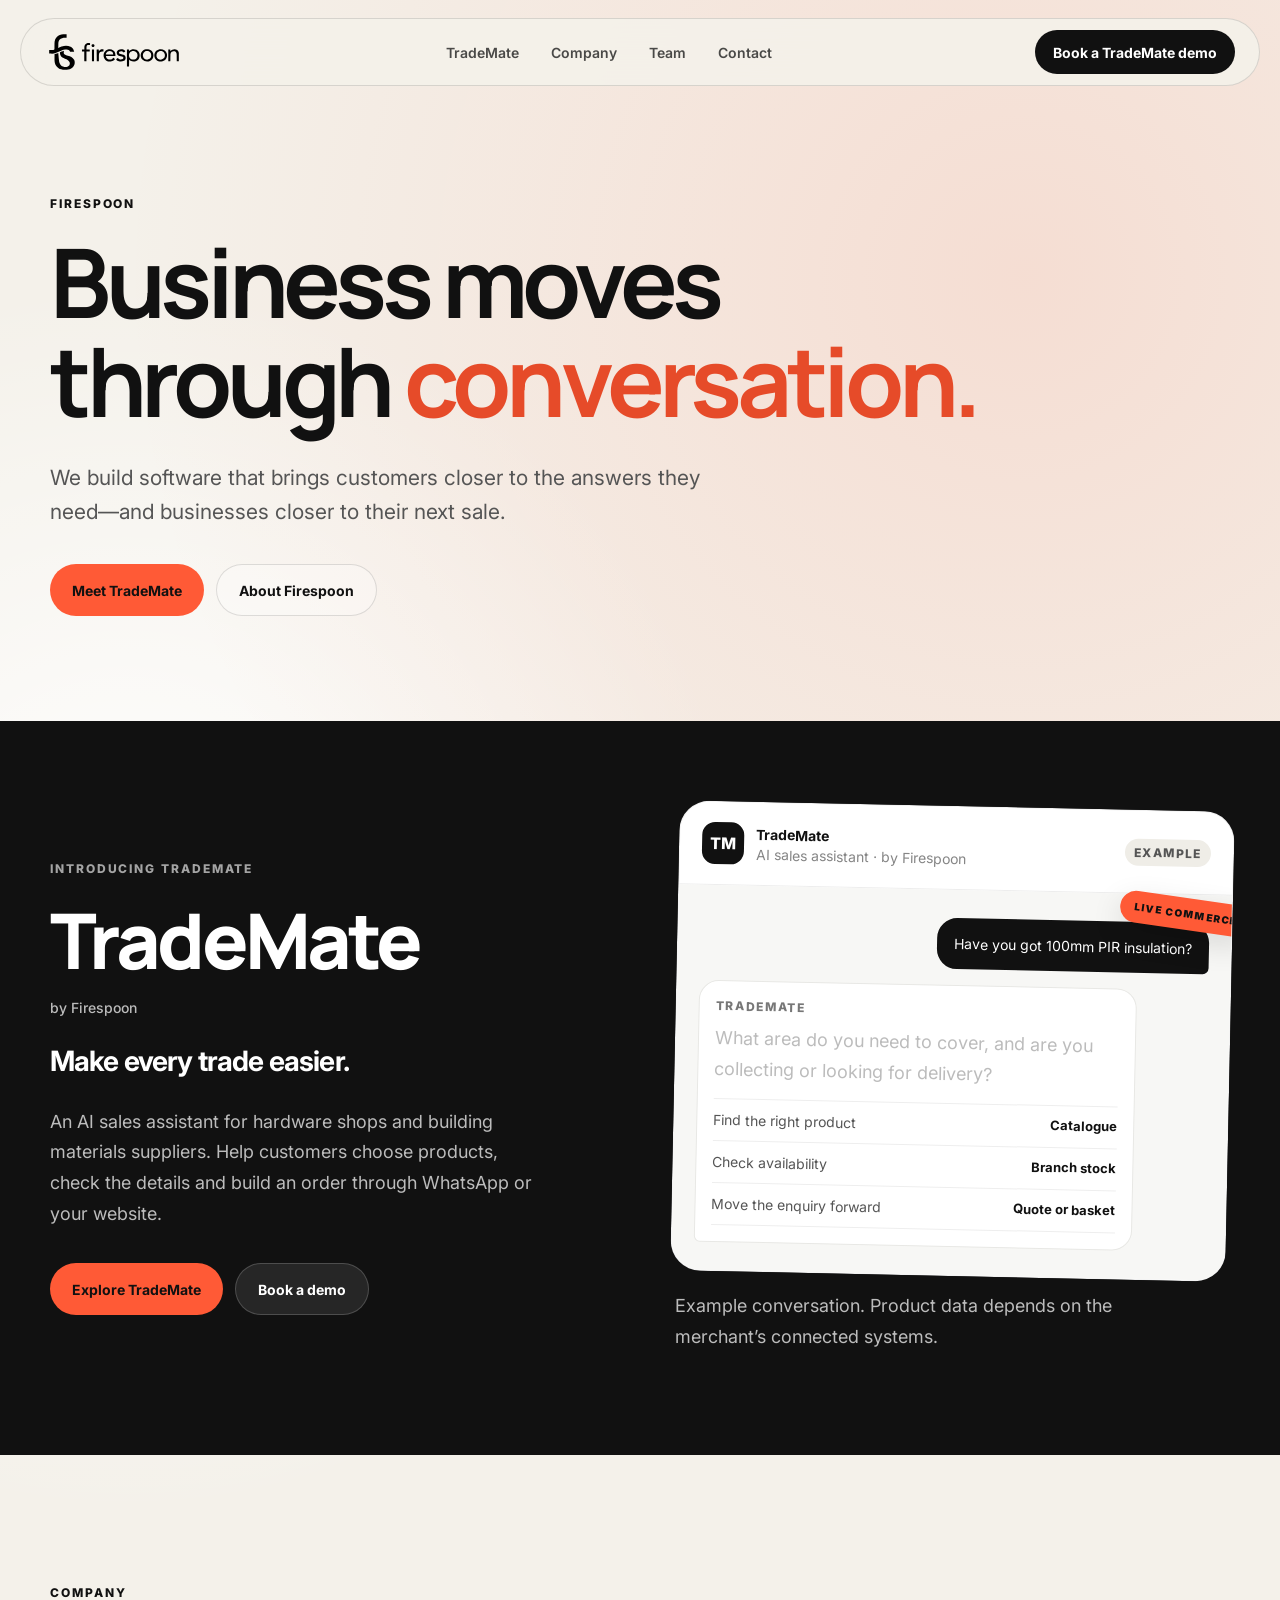
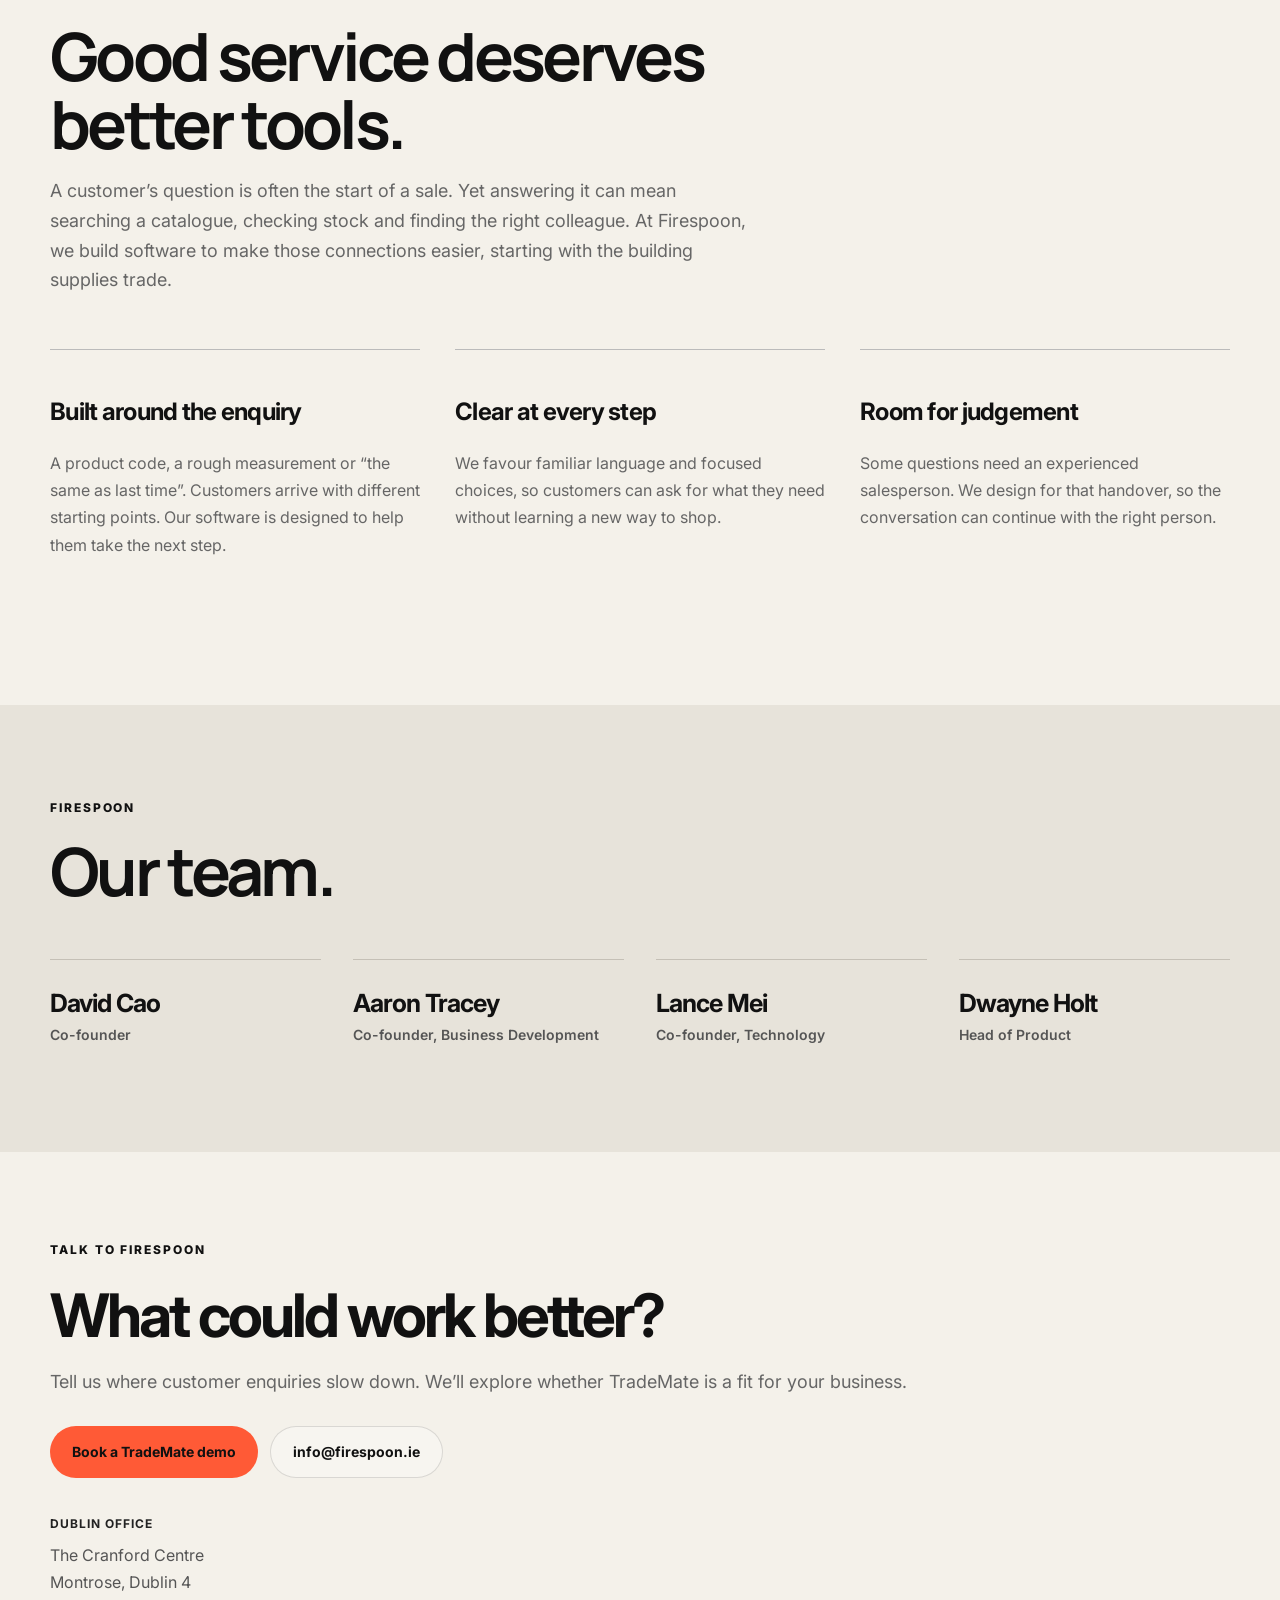
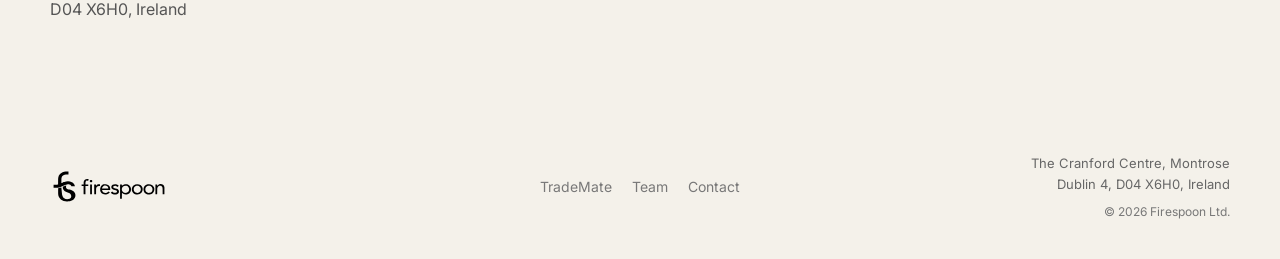
<file: index.html>
<!doctype html><html lang="en"><head><meta charset="utf-8"><meta name="viewport" content="width=device-width,initial-scale=1"><title>Firespoon — Software for better business conversations</title><meta name="description" content="Firespoon builds software that helps businesses turn customer enquiries into orders. Discover TradeMate, our AI sales assistant for building materials suppliers."><link rel="icon" href="/firespoon-logo.svg" type="image/svg+xml"><link rel="preconnect" href="https://fonts.googleapis.com"><link rel="preconnect" href="https://fonts.gstatic.com" crossorigin><link href="https://fonts.googleapis.com/css2?family=Inter:wght@400;500;600;700;800&family=Manrope:wght@600;700;800&display=swap" rel="stylesheet"><link rel="stylesheet" href="/styles.css"></head><body><a class="skip-link" href="#top">Skip to content</a><header class="site-header"><a class="brand" href="/" aria-label="Firespoon home"><img src="/firespoon-wordmark.svg" alt="Firespoon" width="138" height="43"></a><nav class="nav" aria-label="Primary navigation"><a href="/trademate/">TradeMate</a><a href="/#company">Company</a><a href="/#team">Team</a><a href="/#contact">Contact</a></nav><div class="header-actions"><button class="btn btn-dark btn-small js-open-demo-modal" type="button">Book a TradeMate demo</button><button class="menu-toggle" id="menu-toggle" type="button" aria-label="Toggle navigation" aria-expanded="false" aria-controls="mobile-menu"><span></span><span></span><span></span></button></div><div id="mobile-menu" class="mobile-menu" aria-hidden="true"><nav class="mobile-nav" aria-label="Mobile navigation"><a href="/trademate/" class="mobile-nav-link">TradeMate</a><a href="/#company" class="mobile-nav-link">Company</a><a href="/#team" class="mobile-nav-link">Team</a><a href="/#contact" class="mobile-nav-link">Contact</a><button class="btn btn-accent js-open-demo-modal" type="button">Book a TradeMate demo</button></nav></div></header><main id="top"><section class="company-hero shell"><div class="eyebrow">Firespoon</div><h1>Business moves<br>through <em>conversation.</em></h1><p>We build software that brings customers closer to the answers they need—and businesses closer to their next sale.</p><div class="hero-actions"><a class="btn btn-accent" href="/trademate/">Meet TradeMate</a><a class="btn btn-ghost" href="#company">About Firespoon</a></div></section><section class="product-intro" id="products"><div class="shell product-intro-grid"><div><div class="eyebrow light">Introducing TradeMate</div><h2 class="product-name">TradeMate</h2><div class="product-byline">by Firespoon</div><h3>Make every trade easier.</h3><p>An AI sales assistant for hardware shops and building materials suppliers. Help customers choose products, check the details and build an order through WhatsApp or your website.</p><div class="hero-actions"><a class="btn btn-accent" href="/trademate/">Explore TradeMate</a><button class="btn btn-light js-open-demo-modal" type="button">Book a demo</button></div></div><div><div class="conversation-card"><div class="conversation-topbar"><div class="conversation-identity"><div class="avatar" style="color:white;font-weight:800">TM</div><div><strong>TradeMate</strong><span>AI sales assistant · by Firespoon</span></div></div><span class="live-badge">EXAMPLE</span></div><div class="chat-window"><div class="bubble customer">Have you got 100mm PIR insulation?</div><div class="bubble ai"><div class="ai-label">TradeMate</div><p>What area do you need to cover, and are you collecting or looking for delivery?</p><div class="mini-cart"><div><span>Find the right product</span><strong>Catalogue</strong></div><div><span>Check availability</span><strong>Branch stock</strong></div><div><span>Move the enquiry forward</span><strong>Quote or basket</strong></div></div></div></div></div><p class="scene-caption">Example conversation. Product data depends on the merchant’s connected systems.</p></div></div></section><section class="section shell" id="company"><div class="section-heading narrow"><div class="eyebrow">Company</div><h2>Good service deserves<br>better tools.</h2><p>A customer’s question is often the start of a sale. Yet answering it can mean searching a catalogue, checking stock and finding the right colleague. At Firespoon, we build software to make those connections easier, starting with the building supplies trade.</p></div><div class="principles"><article><h3>Built around the enquiry</h3><p>A product code, a rough measurement or “the same as last time”. Customers arrive with different starting points. Our software is designed to help them take the next step.</p></article><article><h3>Clear at every step</h3><p>We favour familiar language and focused choices, so customers can ask for what they need without learning a new way to shop.</p></article><article><h3>Room for judgement</h3><p>Some questions need an experienced salesperson. We design for that handover, so the conversation can continue with the right person.</p></article></div></section><section class="team-section" id="team"><div class="shell"><div class="section-heading narrow"><div class="eyebrow">Firespoon</div><h2>Our team.</h2></div><div class="team-grid"><article class="team-card"><h3>David Cao</h3><div class="team-role">Co-founder</div></article><article class="team-card"><h3>Aaron Tracey</h3><div class="team-role">Co-founder, Business Development</div></article><article class="team-card"><h3>Lance Mei</h3><div class="team-role">Co-founder, Technology</div></article><article class="team-card"><h3>Dwayne Holt</h3><div class="team-role">Head of Product</div></article></div></div></section><section class="company-contact shell" id="contact"><div class="eyebrow">Talk to Firespoon</div><h2>What could work better?</h2><p>Tell us where customer enquiries slow down. We’ll explore whether TradeMate is a fit for your business.</p><div class="hero-actions"><button class="btn btn-accent js-open-demo-modal" type="button">Book a TradeMate demo</button><a class="btn btn-ghost" href="mailto:info@firespoon.ie">info@firespoon.ie</a></div><address class="office-address"><span class="office-label">Dublin office</span>The Cranford Centre<br>Montrose, Dublin 4<br>D04 X6H0, Ireland</address></section></main><footer class="footer shell"><a class="footer-brand" href="/" aria-label="Firespoon home"><img src="/firespoon-wordmark.svg" alt="Firespoon" width="118" height="37"></a><nav class="footer-nav" aria-label="Footer navigation"><a href="/trademate/">TradeMate</a><a href="/#team">Team</a><a href="mailto:info@firespoon.ie">Contact</a></nav><div class="footer-details"><address>The Cranford Centre, Montrose<br>Dublin 4, D04 X6H0, Ireland</address><p>© <span id="year"></span> Firespoon Ltd.</p></div></footer><dialog class="dialog-native" id="demo-modal" aria-labelledby="modal-title"><div class="modal-content"><button class="modal-close-btn" type="button" aria-label="Close booking form">×</button><div id="form-view"><h2 id="modal-title">See TradeMate at work.</h2><p>Tell us a little about your business. We’ll arrange a free, 15-minute demo.</p><form id="demo-form"><div class="form-group"><label for="name">Full name</label><input id="name" name="name" autocomplete="name" required maxlength="120"></div><div class="form-group"><label for="email">Work email</label><input id="email" name="email" type="email" autocomplete="email" required maxlength="254"></div><div class="form-group"><label for="phone">Phone number</label><input id="phone" name="phone" type="tel" autocomplete="tel" required maxlength="40"></div><div class="form-group"><label for="company-input">Business name</label><input id="company-input" name="company" autocomplete="organization" required maxlength="200"></div><button class="modal-submit-btn" id="submit-btn" type="submit">Request a TradeMate demo</button><p id="form-status" role="status"></p><p class="privacy-note">Your details will be sent to Firespoon to arrange your demo. Prefer email? <a href="mailto:info@firespoon.ie">info@firespoon.ie</a></p></form></div><div id="success-view" hidden><h2>Thank you.</h2><p>We’ve received your request. The Firespoon team will contact you to arrange a TradeMate demo.</p><button class="btn btn-dark" id="modal-done-btn" type="button">Done</button></div></div></dialog><script src="/site.js" defer></script></body></html>
</file>
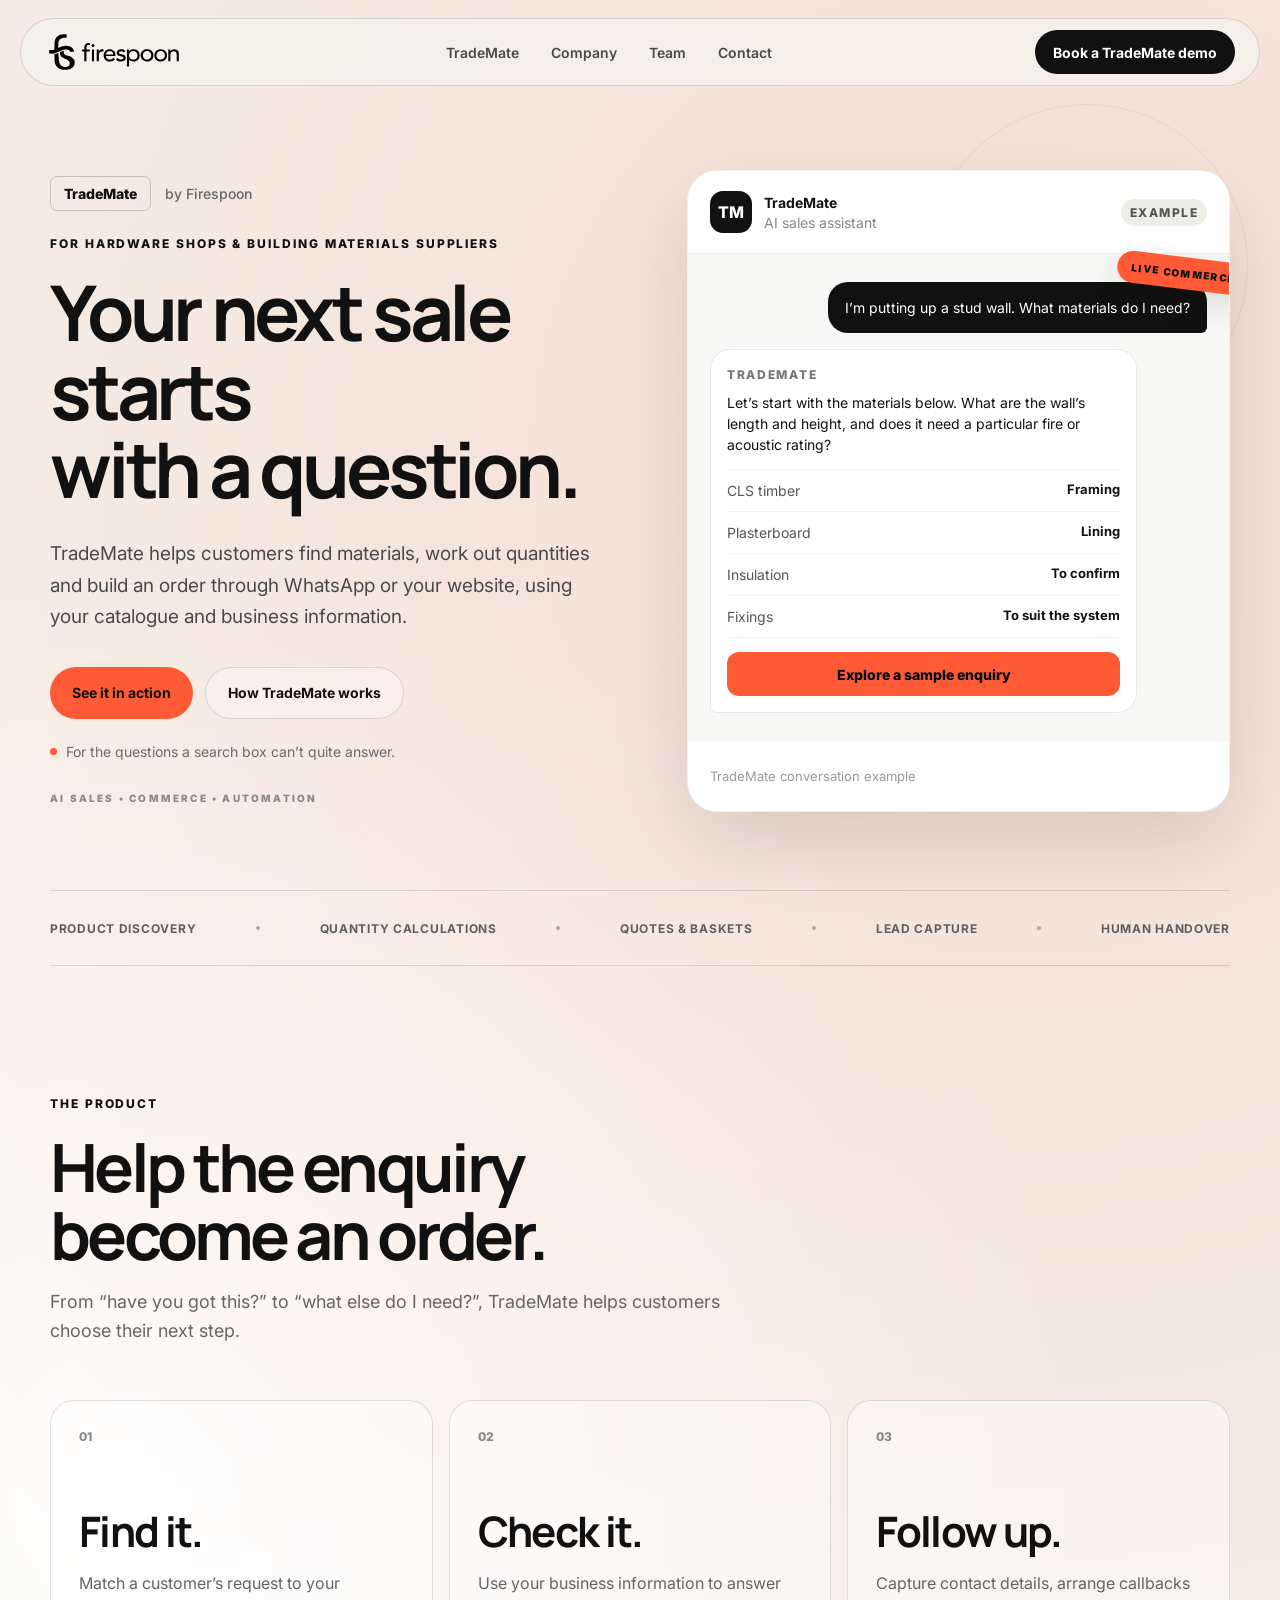
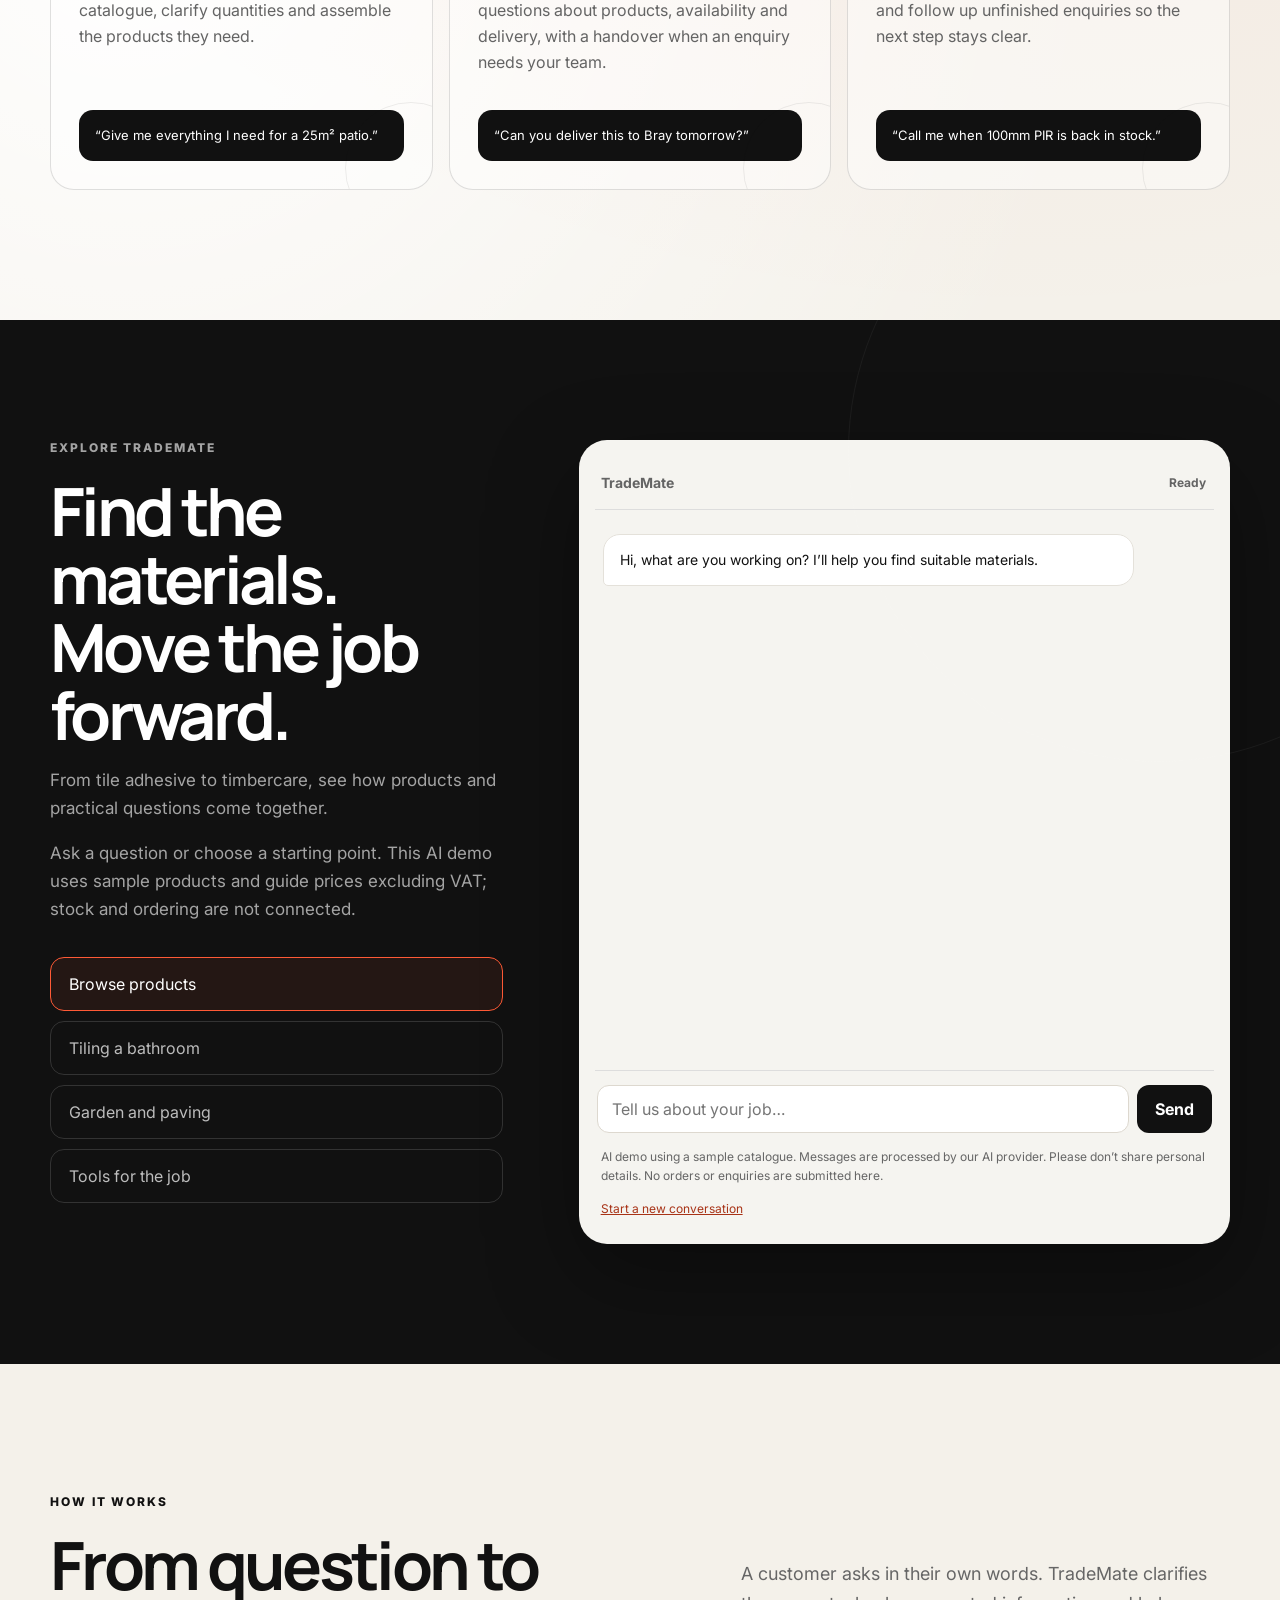
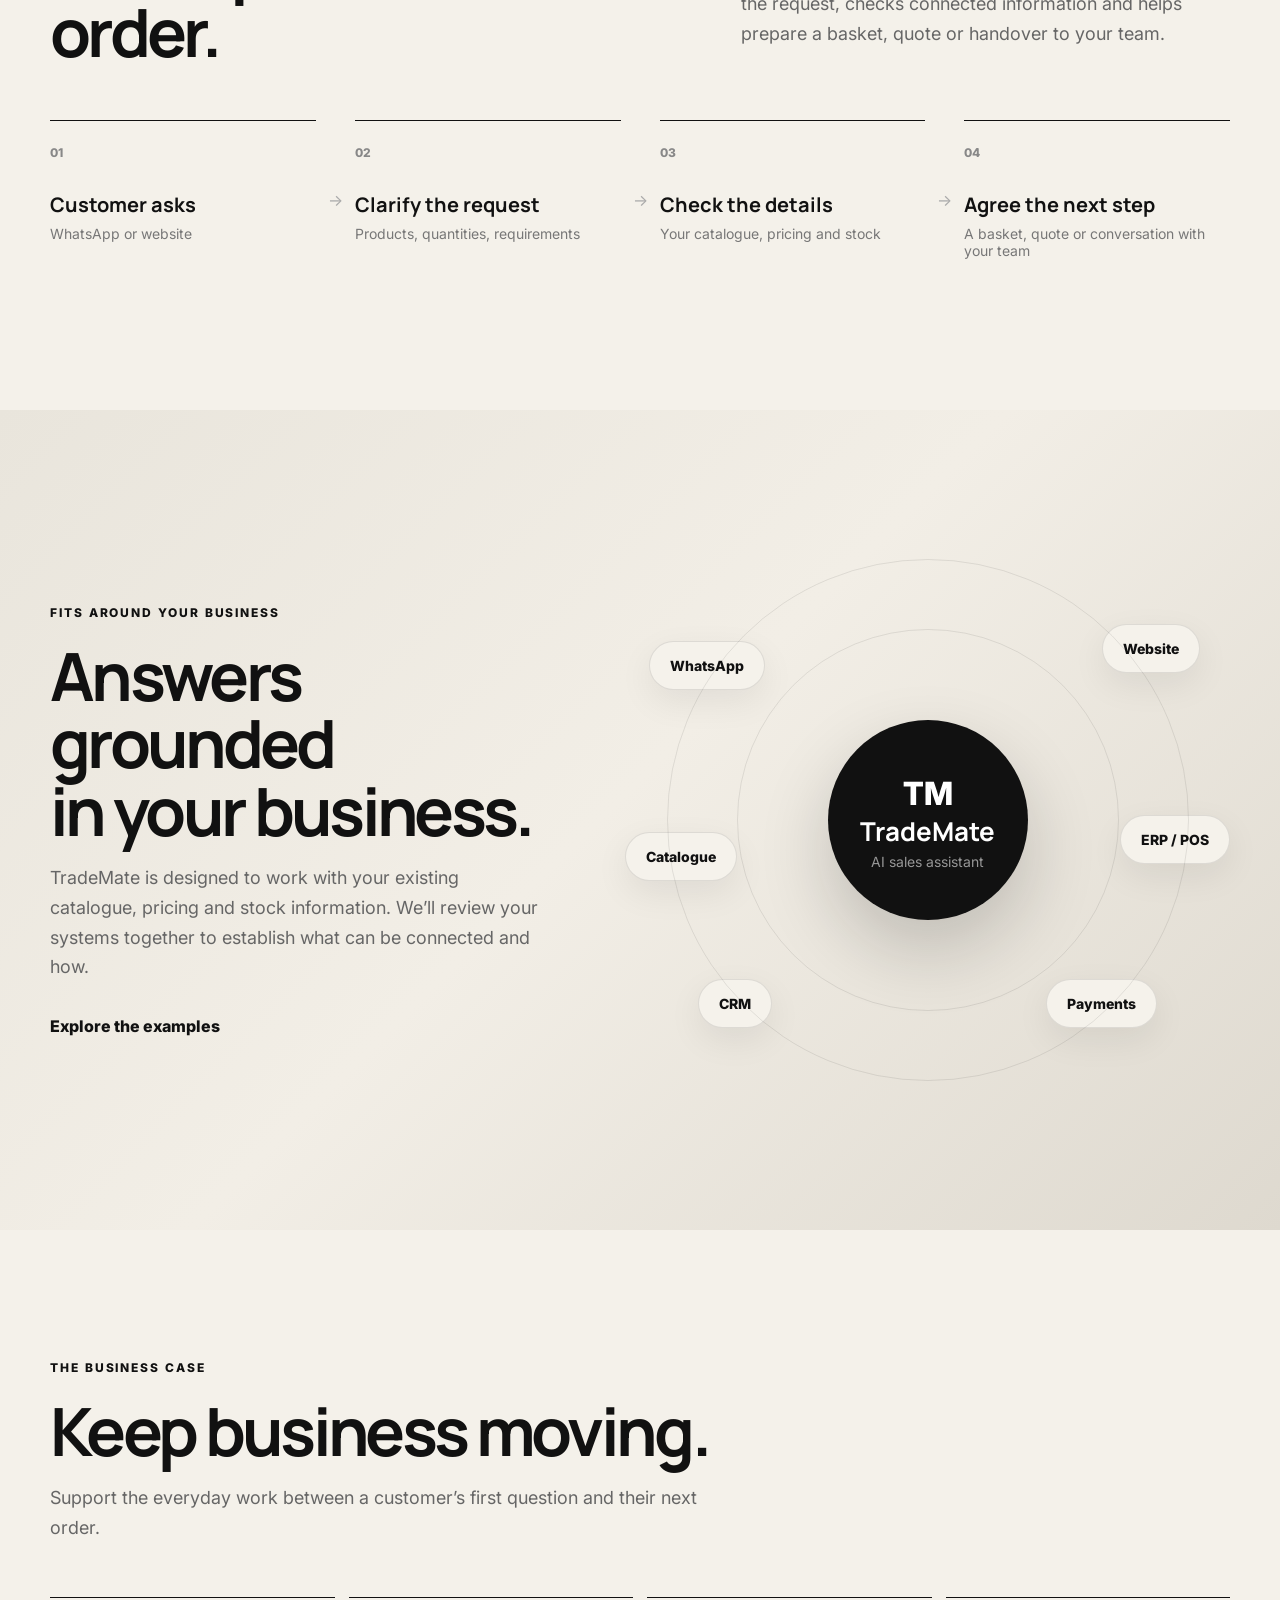
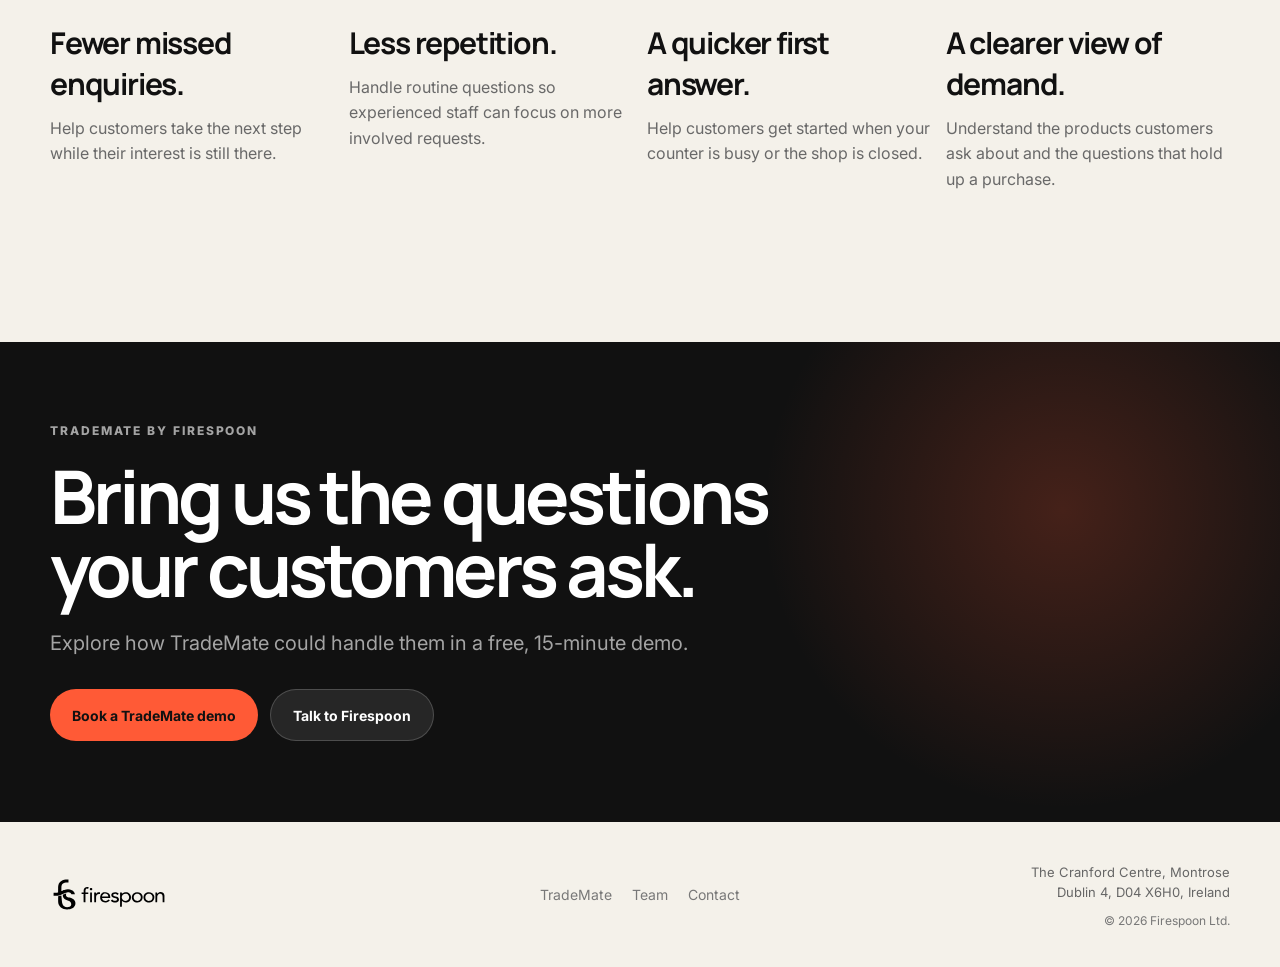
<file: trademate/index.html>
<!doctype html><html lang="en"><head><meta charset="utf-8"><meta name="viewport" content="width=device-width,initial-scale=1"><title>TradeMate by Firespoon — Make every trade easier</title><meta name="description" content="TradeMate is Firespoon’s AI sales assistant for hardware shops and building materials suppliers. Explore product discovery, enquiries and assisted ordering."><link rel="icon" href="/firespoon-logo.svg" type="image/svg+xml"><link rel="preconnect" href="https://fonts.googleapis.com"><link rel="preconnect" href="https://fonts.gstatic.com" crossorigin><link href="https://fonts.googleapis.com/css2?family=Inter:wght@400;500;600;700;800&family=Manrope:wght@600;700;800&display=swap" rel="stylesheet"><link rel="stylesheet" href="/styles.css"></head><body><a class="skip-link" href="#top">Skip to content</a><header class="site-header"><a class="brand" href="/" aria-label="Firespoon home"><img src="/firespoon-wordmark.svg" alt="Firespoon" width="138" height="43"></a><nav class="nav" aria-label="Primary navigation"><a href="/trademate/">TradeMate</a><a href="/#company">Company</a><a href="/#team">Team</a><a href="/#contact">Contact</a></nav><div class="header-actions"><button class="btn btn-dark btn-small js-open-demo-modal" type="button">Book a TradeMate demo</button><button class="menu-toggle" id="menu-toggle" type="button" aria-label="Toggle navigation" aria-expanded="false" aria-controls="mobile-menu"><span></span><span></span><span></span></button></div><div id="mobile-menu" class="mobile-menu" aria-hidden="true"><nav class="mobile-nav" aria-label="Mobile navigation"><a href="/trademate/" class="mobile-nav-link">TradeMate</a><a href="/#company" class="mobile-nav-link">Company</a><a href="/#team" class="mobile-nav-link">Team</a><a href="/#contact" class="mobile-nav-link">Contact</a><button class="btn btn-accent js-open-demo-modal" type="button">Book a TradeMate demo</button></nav></div></header><main id="top">
    <section class="hero shell product-hero">
      <div class="hero-copy reveal">
        <div class="product-nav"><span class="product-tag">TradeMate</span><a class="product-byline" href="/">by Firespoon</a></div><div class="eyebrow">For hardware shops &amp; building materials suppliers</div>
        <h1>Your next sale starts<br>with a question.</h1>
        <p class="hero-lede">TradeMate helps customers find materials, work out quantities and build an order through WhatsApp or your website, using your catalogue and business information.</p>
        <div class="hero-actions">
          <a class="btn btn-accent" href="#demo">See it in action</a>
          <a class="btn btn-ghost" href="#how">How TradeMate works</a>
        </div>
        <div class="hero-note"><span class="dot"></span> For the questions a search box can’t quite answer.</div>
      </div>

      <div class="conversation-card reveal reveal-delay" aria-label="TradeMate product conversation example">
        <div class="conversation-topbar">
          <div class="conversation-identity">
            <div class="avatar" style="color:white;font-weight:800">TM</div>
            <div><strong>TradeMate</strong><span>AI sales assistant</span></div>
          </div>
          <span class="live-badge">EXAMPLE</span>
        </div>
        <div class="chat-window">
          <div class="bubble customer">I’m putting up a stud wall. What materials do I need?</div>
          <div class="bubble ai">
            <div class="ai-label">TradeMate</div>
            <p>Let’s start with the materials below. What are the wall’s length and height, and does it need a particular fire or acoustic rating?</p>
            <div class="mini-cart">
              <div><span>CLS timber</span><strong>Framing</strong></div>
              <div><span>Plasterboard</span><strong>Lining</strong></div>
              <div><span>Insulation</span><strong>To confirm</strong></div>
              <div><span>Fixings</span><strong>To suit the system</strong></div>
            </div>
            <button class="mini-button" data-scroll-demo type="button">Explore a sample enquiry</button>
          </div>
        </div>
        <div class="chat-input"><span>TradeMate conversation example</span></div>
      </div>
    </section>

    <section class="trust-strip shell" aria-label="TradeMate capabilities">
      <span>Product discovery</span><i></i><span>Quantity calculations</span><i></i><span>Quotes & baskets</span><i></i><span>Lead capture</span><i></i><span>Human handover</span>
    </section>

    <section class="section shell" id="product">
      <div class="section-heading narrow reveal">
        <div class="eyebrow">The product</div>
        <h2>Help the enquiry<br>become an order.</h2>
        <p>From “have you got this?” to “what else do I need?”, TradeMate helps customers choose their next step.</p>
      </div>
      <div class="feature-grid">
        <article class="feature-card reveal">
          <span class="feature-num">01</span>
          <h3>Find it.</h3>
          <p>Match a customer’s request to your catalogue, clarify quantities and assemble the products they need.</p>
          <div class="feature-example">“Give me everything I need for a 25m² patio.”</div>
        </article>
        <article class="feature-card reveal reveal-delay">
          <span class="feature-num">02</span>
          <h3>Check it.</h3>
          <p>Use your business information to answer questions about products, availability and delivery, with a handover when an enquiry needs your team.</p>
          <div class="feature-example">“Can you deliver this to Bray tomorrow?”</div>
        </article>
        <article class="feature-card reveal reveal-delay-2">
          <span class="feature-num">03</span>
          <h3>Follow up.</h3>
          <p>Capture contact details, arrange callbacks and follow up unfinished enquiries so the next step stays clear.</p>
          <div class="feature-example">“Call me when 100mm PIR is back in stock.”</div>
        </article>
      </div>
    </section>

    <section class="demo-section" id="demo">
      <div class="shell demo-shell">
        <div class="demo-copy reveal">
          <div class="eyebrow light">Explore TradeMate</div>
          <h2>Find the materials.<br>Move the job forward.</h2>
          <p>From tile adhesive to timbercare, see how products and practical questions come together.</p>
          <p class="demo-note" id="chat-description">Browse a sample catalogue from our trade-counter assistant. Prices are illustrative, excluding VAT; stock and ordering are not connected.</p>
          <div class="prompt-list" role="group" aria-label="Browse sample products">
            <button class="prompt active" data-topic="all" type="button" aria-pressed="true">Browse products</button>
            <button class="prompt" data-topic="tiling" type="button" aria-pressed="false">Tiling a bathroom</button>
            <button class="prompt" data-topic="garden" type="button" aria-pressed="false">Garden and paving</button>
            <button class="prompt" data-topic="tools" type="button" aria-pressed="false">Tools for the job</button>
          </div>
        </div>
        <div class="demo-panel reveal reveal-delay">
          <div class="demo-toolbar"><strong>TradeMate</strong><span id="demo-status" role="status">Catalogue preview</span></div>
          <div class="demo-chat" id="demo-chat" role="log" aria-label="TradeMate conversation" aria-live="polite"></div>
          <form class="demo-composer" id="chat-form" hidden>
            <input id="demo-input" type="text" maxlength="2000" placeholder="Tell us about your job…" aria-label="Your message to TradeMate" autocomplete="off" aria-describedby="chat-privacy" />
            <button id="demo-send" type="submit">Send</button>
          </form>
          <p class="chat-caption" id="chat-privacy">Live chat is not available in this preview. <button class="chat-book js-open-demo-modal" type="button">Book a guided demo</button></p>
          <button id="chat-reset" class="chat-reset" type="button" hidden>Start a new conversation</button>
          <noscript><p>Enable JavaScript to browse the catalogue, or email info@firespoon.ie for a demo.</p></noscript>
        </div>
      </div>
    </section>

    <section class="section shell" id="how">
      <div class="section-heading split-heading reveal">
        <div>
          <div class="eyebrow">How it works</div>
          <h2>From question to order.</h2>
        </div>
        <p>A customer asks in their own words. TradeMate clarifies the request, checks connected information and helps prepare a basket, quote or handover to your team.</p>
      </div>
      <div class="flow" aria-label="TradeMate workflow">
        <div class="flow-step reveal"><span>01</span><strong>Customer asks</strong><p>WhatsApp or website</p></div>
        <div class="flow-arrow">→</div>
        <div class="flow-step reveal"><span>02</span><strong>Clarify the request</strong><p>Products, quantities, requirements</p></div>
        <div class="flow-arrow">→</div>
        <div class="flow-step reveal"><span>03</span><strong>Check the details</strong><p>Your catalogue, pricing and stock</p></div>
        <div class="flow-arrow">→</div>
        <div class="flow-step reveal"><span>04</span><strong>Agree the next step</strong><p>A basket, quote or conversation with your team</p></div>
      </div>
    </section>

    <section class="systems-section" id="solutions">
      <div class="shell systems-shell">
        <div class="systems-copy reveal">
          <div class="eyebrow">Fits around your business</div>
          <h2>Answers grounded<br>in your business.</h2>
          <p>TradeMate is designed to work with your existing catalogue, pricing and stock information. We’ll review your systems together to establish what can be connected and how.</p>
          <a class="text-link" href="#demo">Explore the examples</a>
        </div>
        <div class="system-map reveal reveal-delay">
          <div class="system-core">
            <span style="font-size:32px;color:white;font-weight:800">TM</span>
            <strong>TradeMate</strong>
            <span>AI sales assistant</span>
          </div>
          <div class="system-node node-1">WhatsApp</div>
          <div class="system-node node-2">Website</div>
          <div class="system-node node-3">Catalogue</div>
          <div class="system-node node-4">ERP / POS</div>
          <div class="system-node node-5">CRM</div>
          <div class="system-node node-6">Payments</div>
        </div>
      </div>
    </section>

    <section class="section shell business-case">
      <div class="section-heading narrow reveal">
        <div class="eyebrow">The business case</div>
        <h2>Keep business moving.</h2>
        <p>Support the everyday work between a customer’s first question and their next order.</p>
      </div>
      <div class="outcome-grid">
        <article class="outcome reveal"><h3>Fewer missed enquiries.</h3><p>Help customers take the next step while their interest is still there.</p></article>
        <article class="outcome reveal reveal-delay"><h3>Less repetition.</h3><p>Handle routine questions so experienced staff can focus on more involved requests.</p></article>
        <article class="outcome reveal reveal-delay-2"><h3>A quicker first answer.</h3><p>Help customers get started when your counter is busy or the shop is closed.</p></article>
        <article class="outcome reveal reveal-delay-3"><h3>A clearer view of demand.</h3><p>Understand the products customers ask about and the questions that hold up a purchase.</p></article>
      </div>
    </section>

    <section class="closing" id="contact">
      <div class="shell closing-inner reveal">
        <div class="eyebrow light">TradeMate by Firespoon</div>
        <h2>Bring us the questions<br>your customers ask.</h2>
        <p>Explore how TradeMate could handle them in a free, 15-minute demo.</p>
        <div class="closing-actions">
          <button class="btn btn-accent js-open-demo-modal" type="button">Book a TradeMate demo</button>
          <a class="btn btn-light" href="mailto:info@firespoon.ie">Talk to Firespoon</a>
        </div>
      </div>
    </section>
  </main><footer class="footer shell"><a class="footer-brand" href="/" aria-label="Firespoon home"><img src="/firespoon-wordmark.svg" alt="Firespoon" width="118" height="37"></a><nav class="footer-nav" aria-label="Footer navigation"><a href="/trademate/">TradeMate</a><a href="/#team">Team</a><a href="mailto:info@firespoon.ie">Contact</a></nav><div class="footer-details"><address>The Cranford Centre, Montrose<br>Dublin 4, D04 X6H0, Ireland</address><p>© <span id="year"></span> Firespoon Ltd.</p></div></footer><dialog class="dialog-native" id="demo-modal" aria-labelledby="modal-title"><div class="modal-content"><button class="modal-close-btn" type="button" aria-label="Close booking form">×</button><div id="form-view"><h2 id="modal-title">See TradeMate at work.</h2><p>Tell us a little about your business. We’ll arrange a free, 15-minute demo.</p><form id="demo-form"><div class="form-group"><label for="name">Full name</label><input id="name" name="name" autocomplete="name" required maxlength="120"></div><div class="form-group"><label for="email">Work email</label><input id="email" name="email" type="email" autocomplete="email" required maxlength="254"></div><div class="form-group"><label for="phone">Phone number</label><input id="phone" name="phone" type="tel" autocomplete="tel" required maxlength="40"></div><div class="form-group"><label for="company-input">Business name</label><input id="company-input" name="company" autocomplete="organization" required maxlength="200"></div><button class="modal-submit-btn" id="submit-btn" type="submit">Request a TradeMate demo</button><p id="form-status" role="status"></p><p class="privacy-note">Your details will be sent to Firespoon to arrange your demo. Prefer email? <a href="mailto:info@firespoon.ie">info@firespoon.ie</a></p></form></div><div id="success-view" hidden><h2>Thank you.</h2><p>We’ve received your request. The Firespoon team will contact you to arrange a TradeMate demo.</p><button class="btn btn-dark" id="modal-done-btn" type="button">Done</button></div></div></dialog><script src="/site.js" defer></script><script src="/demo.js" type="module"></script></body></html>
</file>
<file: styles.css>
:root {
  --ink: #111111;
  --muted: #686868;
  --paper: #f4f1ea;
  --paper-2: #ebe7de;
  --white: #ffffff;
  --accent: #ff5a36;
  --accent-deep: #eb4622;
  --line: rgba(17,17,17,.13);
  --dark-line: rgba(255,255,255,.16);
  --radius: 24px;
  --shadow: 0 30px 80px rgba(17,17,17,.12);
}

* { box-sizing: border-box; }
html { scroll-behavior: smooth; }
body {
  margin: 0;
  color: var(--ink);
  background: var(--paper);
  font-family: Inter, system-ui, -apple-system, BlinkMacSystemFont, "Segoe UI", sans-serif;
  -webkit-font-smoothing: antialiased;
}
button, input { font: inherit; }
a { color: inherit; text-decoration: none; }
img { display: block; max-width: 100%; }
.shell { width: min(1180px, calc(100% - 48px)); margin: 0 auto; }

.site-header {
  width: min(1240px, calc(100% - 36px));
  margin: 18px auto 0;
  display: flex;
  align-items: center;
  justify-content: space-between;
  min-height: 68px;
  padding: 0 24px;
  border: 1px solid var(--line);
  background: rgba(244,241,234,.92);
  backdrop-filter: blur(18px);
  -webkit-backdrop-filter: blur(18px);
  border-radius: 999px;
  position: sticky;
  top: 14px;
  z-index: 100;
}
.brand {
  display: flex;
  align-items: center;
  flex-shrink: 0;
}
.brand img {
  width: 138px;
  height: auto;
  display: block;
}
.nav {
  display: flex;
  justify-content: center;
  gap: 32px;
  font-size: 14px;
  font-weight: 600;
}
.nav a {
  opacity: .75;
  transition: opacity .2s ease, color .2s ease;
}
.nav a:hover {
  opacity: 1;
  color: var(--accent-deep);
}

.header-actions {
  display: flex;
  align-items: center;
  gap: 12px;
}

/* Hamburger Toggle Button */
.menu-toggle {
  display: none;
  width: 44px;
  height: 44px;
  border-radius: 50%;
  border: 1px solid var(--line);
  background: rgba(255, 255, 255, 0.7);
  cursor: pointer;
  padding: 0;
  align-items: center;
  justify-content: center;
  flex-direction: column;
  gap: 5px;
  transition: background 0.2s ease, transform 0.2s ease;
  z-index: 102;
}
.menu-toggle:hover {
  background: #ffffff;
  transform: scale(1.04);
}
.menu-toggle span {
  display: block;
  width: 20px;
  height: 2px;
  background: var(--ink);
  border-radius: 2px;
  transition: transform 0.25s ease, opacity 0.2s ease;
}
.menu-toggle.is-active span:nth-child(1) {
  transform: translateY(7px) rotate(45deg);
}
.menu-toggle.is-active span:nth-child(2) {
  opacity: 0;
  transform: scaleX(0);
}
.menu-toggle.is-active span:nth-child(3) {
  transform: translateY(-7px) rotate(-45deg);
}

/* Mobile Dropdown Menu */
.mobile-menu {
  position: absolute;
  top: calc(100% + 10px);
  left: 0;
  right: 0;
  background: rgba(244, 241, 234, 0.98);
  backdrop-filter: blur(20px);
  -webkit-backdrop-filter: blur(20px);
  border: 1px solid var(--line);
  border-radius: 24px;
  padding: 22px 20px;
  box-shadow: 0 25px 60px rgba(17, 17, 17, 0.16);
  opacity: 0;
  visibility: hidden;
  transform: translateY(-12px);
  transition: opacity 0.25s ease, transform 0.25s cubic-bezier(0.16, 1, 0.3, 1), visibility 0.25s ease;
  pointer-events: none;
  z-index: 101;
}
.mobile-menu.active {
  opacity: 1;
  visibility: visible;
  transform: translateY(0);
  pointer-events: auto;
}
.mobile-nav {
  display: flex;
  flex-direction: column;
  gap: 8px;
}
.mobile-nav a {
  font-size: 16px;
  font-weight: 700;
  padding: 10px 14px;
  border-radius: 12px;
  color: var(--ink);
  transition: background 0.2s ease, color 0.2s ease;
}
.mobile-nav a:hover {
  background: rgba(17, 17, 17, 0.06);
  color: var(--accent-deep);
}

.btn {
  display: inline-flex;
  align-items: center;
  justify-content: center;
  min-height: 52px;
  padding: 0 22px;
  border-radius: 999px;
  font-size: 14px;
  font-weight: 700;
  border: none;
  cursor: pointer;
  transition: transform .2s ease, background .2s ease, border-color .2s ease;
}
.btn:hover { transform: translateY(-2px); }
.btn-dark { background: var(--ink); color: white; }
.btn-small { min-height: 44px; padding: 0 18px; }
.btn-accent { background: var(--accent); color: #111; }
.btn-accent:hover { background: var(--accent-deep); }
.btn-ghost { border: 1px solid var(--line); background: rgba(255,255,255,.28); }
.btn-light { background: rgba(255,255,255,.09); color: white; border: 1px solid rgba(255,255,255,.18); }

.hero {
  display: grid;
  grid-template-columns: 1.02fr .98fr;
  gap: 72px;
  min-height: 760px;
  align-items: center;
  padding: 84px 0 78px;
}
.eyebrow {
  font-size: 12px;
  text-transform: uppercase;
  letter-spacing: .16em;
  font-weight: 800;
  margin-bottom: 22px;
}
.eyebrow.light { color: rgba(255,255,255,.62); }
.hero h1, .section-heading h2, .demo-copy h2, .systems-copy h2, .closing h2 {
  font-family: Manrope, Inter, sans-serif;
  letter-spacing: -.055em;
  margin: 0;
}
.hero h1 {
  font-size: clamp(62px, 7vw, 104px);
  line-height: .92;
  max-width: 720px;
}
.hero-lede {
  max-width: 640px;
  font-size: 19px;
  line-height: 1.65;
  color: #494949;
  margin: 30px 0 0;
}
.hero-actions { display: flex; gap: 12px; margin-top: 34px; }
.hero-note { margin-top: 24px; color: #6a6a6a; font-size: 13px; display: flex; gap: 9px; align-items: center; }
.dot { width: 7px; height: 7px; background: var(--accent); border-radius: 50%; }

.conversation-card {
  background: var(--white);
  border-radius: 30px;
  box-shadow: var(--shadow);
  overflow: hidden;
  border: 1px solid rgba(17,17,17,.06);
}
.conversation-topbar { display: flex; align-items: center; justify-content: space-between; padding: 20px 22px; border-bottom: 1px solid #ededed; }
.conversation-identity { display: flex; align-items: center; gap: 12px; }
.avatar {
  width: 42px;
  height: 42px;
  border-radius: 13px;
  background: #111111;
  padding: 8px;
  display: flex;
  align-items: center;
  justify-content: center;
  overflow: hidden;
  flex-shrink: 0;
}
.avatar img {
  width: 24px;
  height: 24px;
  display: block;
  filter: invert(1);
  object-fit: contain;
}
.conversation-identity strong, .conversation-identity span { display: block; }
.conversation-identity strong { font-size: 14px; }
.conversation-identity span { font-size: 12px; color: #858585; margin-top: 3px; }
.live-badge { background: #eaf7ee; color: #277143; font-size: 10px; letter-spacing: .12em; font-weight: 800; padding: 6px 9px; border-radius: 999px; }
.chat-window { background: #f7f7f5; min-height: 470px; padding: 28px 22px; display: flex; flex-direction: column; gap: 16px; }
.bubble { max-width: 86%; border-radius: 20px; padding: 15px 17px; font-size: 14px; line-height: 1.5; }
.bubble.customer { align-self: flex-end; background: #111; color: white; border-bottom-right-radius: 6px; }
.bubble.ai { background: white; border: 1px solid #e8e8e5; border-bottom-left-radius: 6px; padding: 16px; }
.bubble.ai p { margin: 8px 0 14px; }
.ai-label { color: #777; font-size: 10px; text-transform: uppercase; letter-spacing: .14em; font-weight: 800; }
.mini-cart { border-top: 1px solid #eee; }
.mini-cart div { display: flex; justify-content: space-between; gap: 12px; padding: 10px 0; border-bottom: 1px solid #eee; }
.mini-cart span { color: #555; }
.mini-cart strong { font-size: 13px; white-space: nowrap; }
.mini-button { border: 0; width: 100%; margin-top: 14px; background: var(--accent); min-height: 44px; border-radius: 12px; font-weight: 800; cursor: pointer; display: flex; justify-content: space-between; align-items: center; padding: 0 15px; }
.chat-input { height: 70px; display: flex; align-items: center; justify-content: space-between; padding: 0 18px 0 22px; color: #9a9a9a; font-size: 13px; }
.send-arrow { width: 34px; height: 34px; background: #111; color: white; border-radius: 50%; display: grid; place-items: center; font-size: 18px; }

.trust-strip { border-top: 1px solid var(--line); border-bottom: 1px solid var(--line); min-height: 76px; display: flex; justify-content: space-between; align-items: center; gap: 16px; color: #5f5f5f; font-size: 12px; font-weight: 700; text-transform: uppercase; letter-spacing: .06em; }
.trust-strip i { width: 4px; height: 4px; border-radius: 50%; background: #aaa; }

.section { padding: 130px 0; }
.section-heading { margin-bottom: 54px; }
.section-heading.narrow { max-width: 760px; }
.section-heading h2, .systems-copy h2 { font-size: clamp(48px, 5.2vw, 76px); line-height: 1.02; }
.section-heading p, .systems-copy p { color: #666; font-size: 18px; line-height: 1.65; max-width: 700px; }
.feature-grid { display: grid; grid-template-columns: repeat(3,1fr); gap: 16px; }
.feature-card { background: rgba(255,255,255,.45); border: 1px solid var(--line); border-radius: var(--radius); padding: 28px; min-height: 390px; display: flex; flex-direction: column; }
.feature-num { font-size: 11px; font-weight: 800; color: #888; }
.feature-card h3 { font-family: Manrope, sans-serif; font-size: 42px; letter-spacing: -.04em; margin: 58px 0 10px; }
.feature-card p { color: #646464; line-height: 1.65; margin: 0; }
.feature-example { margin-top: auto; background: #111; color: white; border-radius: 14px; padding: 16px; font-size: 13px; line-height: 1.45; }

.demo-section { background: #111; color: white; padding: 120px 0; }
.demo-shell { display: grid; grid-template-columns: .82fr 1.18fr; gap: 76px; align-items: center; }
.demo-copy h2 { font-size: clamp(48px, 5.2vw, 74px); line-height: 1.02; }
.demo-copy > p { color: rgba(255,255,255,.62); font-size: 17px; line-height: 1.65; max-width: 520px; }
.prompt-list { display: grid; gap: 10px; margin-top: 34px; }
.prompt { color: rgba(255,255,255,.72); text-align: left; background: transparent; border: 1px solid rgba(255,255,255,.14); padding: 16px 18px; border-radius: 14px; cursor: pointer; transition: .2s ease; }
.prompt:hover, .prompt.active { border-color: var(--accent); color: white; background: rgba(255,90,54,.08); }
.demo-panel { background: #f5f4f0; color: #111; border-radius: 28px; padding: 16px; box-shadow: 0 32px 90px rgba(0,0,0,.34); }
.demo-toolbar { height: 54px; border-bottom: 1px solid #ddd; display: flex; align-items: center; justify-content: space-between; padding: 0 8px 0 6px; font-size: 12px; font-weight: 700; color: #646464; }
.status-dot { display: inline-block; width: 8px; height: 8px; border-radius: 50%; background: #43a665; margin-right: 7px; }
.demo-chat { min-height: 520px; padding: 24px 8px; display: flex; flex-direction: column; gap: 14px; overflow: hidden; }
.demo-msg { max-width: 88%; padding: 14px 16px; border-radius: 17px; font-size: 14px; line-height: 1.55; animation: msgIn .3s ease both; }
.demo-msg.user { align-self: flex-end; background: #111; color: white; border-bottom-right-radius: 5px; }
.demo-msg.bot { background: white; border: 1px solid #e4e1da; border-bottom-left-radius: 5px; }
.demo-msg .answer-title { font-weight: 800; margin-bottom: 7px; }
.demo-msg .answer-note { color: #666; margin-top: 8px; font-size: 12px; }
.demo-result { margin-top: 11px; border-top: 1px solid #ece8e0; }
.demo-result div { display: flex; justify-content: space-between; gap: 14px; padding: 9px 0; border-bottom: 1px solid #ece8e0; }
.demo-result strong { white-space: nowrap; }
.demo-cta { margin-top: 12px; background: var(--accent); padding: 11px 13px; border-radius: 10px; font-weight: 800; display: flex; justify-content: space-between; }
.demo-composer { display: flex; gap: 8px; border-top: 1px solid #ddd; padding: 14px 2px 0; }
.demo-composer input { flex: 1; border: 1px solid #ddd8cf; background: white; min-height: 48px; border-radius: 12px; padding: 0 14px; outline: none; }
.demo-composer input:focus { border-color: #aaa; }
.demo-composer button { border: 0; border-radius: 12px; background: #111; color: white; padding: 0 18px; font-weight: 700; cursor: pointer; }
@keyframes msgIn { from { opacity: 0; transform: translateY(8px); } to { opacity: 1; transform: none; } }

.split-heading { display: grid; grid-template-columns: 1fr .8fr; gap: 80px; align-items: end; }
.flow { display: grid; grid-template-columns: 1fr auto 1fr auto 1fr auto 1fr; gap: 12px; align-items: stretch; }
.flow-step { border-top: 1px solid #111; padding-top: 20px; min-height: 160px; }
.flow-step span { font-size: 11px; color: #888; font-weight: 800; }
.flow-step strong { display: block; font-family: Manrope, sans-serif; font-size: 20px; margin-top: 30px; }
.flow-step p { margin: 7px 0 0; color: #777; font-size: 13px; }
.flow-arrow { align-self: center; color: #aaa; }

.systems-section { background: #e7e3da; padding: 130px 0; overflow: hidden; }
.systems-shell { display: grid; grid-template-columns: .9fr 1.1fr; gap: 80px; align-items: center; }
.text-link { font-weight: 800; display: inline-flex; gap: 10px; margin-top: 16px; }
.system-map { position: relative; min-height: 560px; }
.system-core { position: absolute; width: 200px; height: 200px; background: #111; color: white; border-radius: 50%; left: 50%; top: 50%; transform: translate(-50%,-50%); display: flex; flex-direction: column; align-items: center; justify-content: center; box-shadow: 0 30px 70px rgba(17,17,17,.19); z-index: 2; }
.system-core img { width: 46px; height: 46px; filter: invert(1); margin-bottom: 12px; object-fit: contain; }
.system-core strong { font-family: Manrope, sans-serif; font-size: 20px; }
.system-core span { margin-top: 4px; color: rgba(255,255,255,.56); font-size: 11px; }
.system-node { position: absolute; background: #f5f2eb; border: 1px solid rgba(17,17,17,.1); border-radius: 999px; padding: 15px 20px; font-size: 13px; font-weight: 800; box-shadow: 0 12px 35px rgba(17,17,17,.07); }
.node-1 { left: 4%; top: 18%; }
.node-2 { right: 5%; top: 15%; }
.node-3 { left: 0; top: 52%; }
.node-4 { right: 0; top: 49%; }
.node-5 { left: 12%; bottom: 13%; }
.node-6 { right: 12%; bottom: 13%; }
.system-map:before, .system-map:after { content:""; position:absolute; left:50%; top:50%; transform:translate(-50%,-50%); border:1px solid rgba(17,17,17,.09); border-radius:50%; }
.system-map:before { width: 380px; height: 380px; }
.system-map:after { width: 520px; height: 520px; }

.business-case { padding-bottom: 150px; }
.outcome-grid { display: grid; grid-template-columns: repeat(4,1fr); gap: 14px; }
.outcome { border-top: 1px solid #111; padding-top: 24px; }
.outcome h3 { font-family: Manrope, sans-serif; font-size: 30px; letter-spacing: -.04em; margin: 0 0 12px; }
.outcome p { margin: 0; color: #696969; line-height: 1.6; }

.closing { background: #111; color: white; }
.closing-inner { min-height: 650px; display: flex; flex-direction: column; justify-content: center; align-items: flex-start; }
.closing h2 { font-size: clamp(54px, 6vw, 90px); line-height: .98; max-width: 1040px; }
.closing p { color: rgba(255,255,255,.62); font-size: 20px; margin: 26px 0 0; }
.closing-actions { display: flex; gap: 12px; margin-top: 34px; }

.footer { min-height: 145px; display: grid; grid-template-columns: 1fr 1fr 1fr; align-items: center; color: #787878; font-size: 12px; }
.footer-brand img { width: 118px; height: auto; }
.footer p:nth-child(2) { text-align: center; }
.footer p:last-child { text-align: right; }

.reveal { opacity: 0; transform: translateY(16px); transition: opacity .7s ease, transform .7s ease; }
.reveal.visible { opacity: 1; transform: none; }
.reveal-delay { transition-delay: .08s; }
.reveal-delay-2 { transition-delay: .16s; }
.reveal-delay-3 { transition-delay: .24s; }

@media (max-width: 980px) {
  .site-header { padding: 0 18px; min-height: 62px; }
  .nav { display: none; }
  .menu-toggle { display: inline-flex; }
  .hero { grid-template-columns: 1fr; gap: 54px; min-height: auto; padding-top: 60px; }
  .conversation-card { max-width: 650px; }
  .feature-grid, .outcome-grid { grid-template-columns: 1fr 1fr; }
  .demo-shell, .systems-shell, .split-heading { grid-template-columns: 1fr; }
  .flow { grid-template-columns: 1fr 1fr; }
  .flow-arrow { display: none; }
  .demo-shell { gap: 48px; }
  .systems-shell { gap: 38px; }
}

@media (max-width: 680px) {
  .shell { width: min(100% - 28px, 1180px); }
  .site-header { width: calc(100% - 20px); margin-top: 10px; top: 8px; min-height: 56px; padding: 0 14px; }
  .brand img { width: 116px; }
  .header-actions .btn-small { display: none; }
  .menu-toggle { width: 40px; height: 40px; }
  .hero { padding: 52px 0 46px; }
  .hero h1 { font-size: clamp(48px, 15vw, 72px); }
  .hero-lede { font-size: 16px; }
  .hero-actions, .closing-actions { flex-direction: column; align-items: stretch; }
  .hero-actions .btn, .closing-actions .btn { width: 100%; }
  .conversation-card { border-radius: 20px; }
  .chat-window { min-height: 430px; }
  .trust-strip { overflow-x: auto; justify-content: flex-start; white-space: nowrap; padding: 0 2px; }
  .section, .systems-section, .demo-section { padding: 90px 0; }
  .section-heading h2, .systems-copy h2, .demo-copy h2 { font-size: 44px; }
  .feature-grid, .outcome-grid, .flow { grid-template-columns: 1fr; }
  .feature-card { min-height: 330px; }
  .demo-chat { min-height: 470px; }
  .demo-composer input { min-width: 0; }
  .system-map { min-height: 440px; transform: scale(.88); margin-inline: -20px; }
  .system-map:before { width: 320px; height: 320px; }
  .system-map:after { width: 430px; height: 430px; }
  .system-core { width: 170px; height: 170px; }
  .system-node { padding: 12px 15px; font-size: 11px; }
  .closing-inner { min-height: 560px; }
  .closing h2 { font-size: 46px; }
  .footer { grid-template-columns: 1fr; gap: 10px; padding: 30px 0; }
  .footer p:nth-child(2), .footer p:last-child { text-align: left; margin: 0; }
}

@media (prefers-reduced-motion: reduce) {
  * { scroll-behavior: auto !important; }
  .reveal { opacity: 1; transform: none; transition: none; }
}

/* v2 visual polish */
body{background:
 radial-gradient(circle at 80% 8%, rgba(255,90,54,.13), transparent 27%),
 radial-gradient(circle at 10% 26%, rgba(255,255,255,.95), transparent 22%),
 var(--paper);}
.hero{position:relative;}
.hero:before{content:"";position:absolute;inset:18px -18px auto auto;width:320px;height:320px;border-radius:50%;border:1px solid rgba(17,17,17,.06);z-index:-1;}
.hero-copy:after{content:"AI SALES • COMMERCE • AUTOMATION";display:inline-block;margin-top:32px;font-size:10px;font-weight:850;letter-spacing:.22em;color:#8a8a8a;}
.conversation-card{transform:rotate(1.2deg);position:relative;}
.conversation-card:before{content:"LIVE COMMERCE";position:absolute;right:-20px;top:86px;transform:rotate(7deg);z-index:5;background:var(--accent);padding:10px 14px;border-radius:999px;font-size:10px;font-weight:900;letter-spacing:.14em;box-shadow:0 10px 30px rgba(0,0,0,.12);}
.feature-card{position:relative;overflow:hidden;transition:transform .25s ease,background .25s ease;}
.feature-card:hover{transform:translateY(-8px);background:white;}
.feature-card:after{content:"";position:absolute;width:130px;height:130px;border-radius:50%;border:1px solid rgba(17,17,17,.07);right:-45px;bottom:-45px;}
.demo-section{position:relative;overflow:hidden;}
.demo-section:before{content:"";position:absolute;width:620px;height:620px;border-radius:50%;border:1px solid rgba(255,255,255,.05);right:-190px;top:-180px;}
.demo-panel{transform:rotate(-.55deg);}
.systems-section{background:linear-gradient(135deg,#e9e5dc 0%,#f2eee6 48%,#ded9cf 100%);}
.closing{background:radial-gradient(circle at 83% 35%,rgba(255,90,54,.22),transparent 27%),#111;}
@media(max-width:980px){.conversation-card,.demo-panel{transform:none}.conversation-card:before{right:12px;top:76px}}

/* --- Modal Overlay & Form --- */
.modal-overlay {
  position: fixed;
  inset: 0;
  width: 100%;
  height: 100%;
  background: rgba(17, 17, 17, 0.68);
  backdrop-filter: blur(10px);
  -webkit-backdrop-filter: blur(10px);
  display: flex;
  justify-content: center;
  align-items: center;
  z-index: 1000;
  opacity: 0;
  visibility: hidden;
  transition: opacity 0.25s ease, visibility 0.25s ease;
  padding: 16px;
}
.modal-overlay.active {
  opacity: 1;
  visibility: visible;
}
.modal-content {
  background: var(--white);
  border: 1px solid rgba(17, 17, 17, 0.1);
  border-radius: 28px;
  padding: 38px 34px;
  width: 100%;
  max-width: 480px;
  position: relative;
  box-shadow: 0 32px 90px rgba(0, 0, 0, 0.28);
  transform: scale(0.96) translateY(10px);
  transition: transform 0.25s cubic-bezier(0.16, 1, 0.3, 1);
}
.modal-overlay.active .modal-content {
  transform: scale(1) translateY(0);
}
.modal-content h2 {
  font-family: Manrope, Inter, sans-serif;
  font-size: 26px;
  letter-spacing: -0.04em;
  margin: 0 0 8px;
  color: var(--ink);
  text-align: center;
}
.modal-content p {
  color: var(--muted);
  font-size: 14px;
  line-height: 1.5;
  text-align: center;
  margin: 0 0 22px;
}
.modal-close-btn {
  position: absolute;
  top: 18px;
  right: 18px;
  width: 36px;
  height: 36px;
  border-radius: 50%;
  border: 1px solid var(--line);
  background: #f7f7f5;
  color: var(--ink);
  font-size: 20px;
  display: grid;
  place-items: center;
  cursor: pointer;
  transition: background 0.2s ease, transform 0.2s ease;
}
.modal-close-btn:hover {
  background: #ebe7de;
  transform: scale(1.05);
}
.form-group {
  margin-bottom: 15px;
  text-align: left;
}
.form-group label {
  display: block;
  margin-bottom: 6px;
  font-size: 12px;
  font-weight: 700;
  text-transform: uppercase;
  letter-spacing: 0.05em;
  color: #444;
}
.form-group input {
  width: 100%;
  min-height: 46px;
  padding: 0 16px;
  background: #fbfaf8;
  border: 1px solid #dcd8cf;
  border-radius: 12px;
  color: var(--ink);
  font-size: 14px;
  outline: none;
  transition: border-color 0.2s ease, box-shadow 0.2s ease, background 0.2s ease;
}
.form-group input:focus {
  border-color: var(--accent);
  box-shadow: 0 0 0 3px rgba(255, 90, 54, 0.15);
  background: #ffffff;
}
.modal-submit-btn {
  width: 100%;
  min-height: 50px;
  border: none;
  background: var(--ink);
  color: #ffffff;
  border-radius: 999px;
  font-size: 15px;
  font-weight: 700;
  cursor: pointer;
  margin-top: 10px;
  transition: background 0.2s ease, transform 0.2s ease;
}
.modal-submit-btn:hover {
  background: #2a2a2a;
  transform: translateY(-1px);
}
.modal-submit-btn:disabled {
  opacity: 0.6;
  cursor: not-allowed;
  transform: none;
}
.form-status {
  text-align: center;
  margin-top: 12px;
  font-size: 13px;
  min-height: 1.2em;
  color: #555;
}
.form-status.error {
  color: #d32f2f;
  font-weight: 600;
}
.success-box {
  text-align: center;
  padding: 24px 0 12px;
}
.success-icon {
  width: 54px;
  height: 54px;
  background: #eaf7ee;
  color: #277143;
  border-radius: 50%;
  display: grid;
  place-items: center;
  margin: 0 auto 16px;
  font-size: 24px;
  font-weight: 800;
}

html{scroll-padding-top:110px}a:focus-visible,button:focus-visible,input:focus-visible{outline:3px solid #e54a25;outline-offset:4px}.reveal{opacity:1;transform:none}.skip-link{position:absolute;top:-90px;left:20px;background:white;color:#111;padding:15px;z-index:200}.skip-link:focus{top:12px}.company-hero{padding:110px 0 105px;max-width:1180px}.company-hero h1{font-family:Manrope,Inter,sans-serif;font-size:clamp(48px,7.5vw,100px);line-height:1.03;letter-spacing:-.055em;max-width:1000px;margin:0}.company-hero h1 em{font-style:normal;color:#e64b29}.company-hero p{font-size:21px;line-height:1.65;max-width:670px;color:#555;margin:30px 0}.product-intro{background:#111;color:#fff;padding:85px 0}.product-intro-grid{display:grid;grid-template-columns:1fr 1fr;gap:70px;align-items:center}.product-name{font-family:Manrope,Inter,sans-serif;font-size:clamp(45px,6vw,78px);font-weight:800;letter-spacing:-.05em;line-height:1.1;margin:16px 0}.product-intro p{font-size:18px;line-height:1.7;color:#bcbcbc;max-width:500px}.product-intro h3{font-size:28px;line-height:1.25;letter-spacing:-.03em}.product-intro .conversation-card{color:#111;box-shadow:none}.product-intro .chat-window{min-height:280px}.product-intro .hero-actions{flex-wrap:wrap}.product-byline{font-size:14px;color:#666;letter-spacing:0;font-weight:500}.product-intro .product-byline{color:#bcbcbc}.principles{display:grid;grid-template-columns:repeat(3,1fr);gap:35px;margin-top:45px}.principles article{border-top:1px solid #bbb;padding-top:23px}.principles h3{font-size:24px;letter-spacing:-.03em}.principles p{font-size:16px;line-height:1.7;color:#666}.team-section{padding:95px 0;background:#e7e3da}.team-grid{display:grid;grid-template-columns:repeat(4,minmax(0,1fr));gap:32px}.team-card{border-top:1px solid #c5c0b6;padding:28px 0 14px}.team-card h3{font-size:25px;letter-spacing:-.04em;margin:0 0 8px}.team-role{font-size:14px;font-weight:600;color:#555}.team-card p{font-size:16px;line-height:1.6;color:#686868}.company-contact{padding:90px 0}.company-contact h2{font-size:clamp(35px,5vw,60px);letter-spacing:-.05em;margin:0 0 20px}.company-contact p{font-size:18px;color:#666}.product-nav{display:flex;align-items:center;gap:14px;margin-bottom:25px;flex-wrap:wrap}.product-tag{font-size:14px;font-weight:800;border:1px solid #c8c3b9;padding:8px 13px;border-radius:7px}.product-hero h1{font-size:clamp(48px,6vw,84px);line-height:1.02}.live-badge{font-size:12px;background:#efede7;color:#555}.ai-label,.feature-num,.flow-step span,.scene-caption{font-size:12px}.conversation-identity span,.system-core span,.system-node,.demo-toolbar{font-size:14px}.scene-caption{color:#777;margin-top:15px;line-height:1.6}.demo-composer{flex-wrap:wrap}.demo-composer input{min-width:160px}.footer{gap:24px}.footer-nav{display:flex;gap:20px;font-size:14px;justify-content:center}.mini-button{justify-content:center}.team-section .section-heading p{max-width:650px}.hero-note{font-size:14px}.flow-step p{font-size:14px}.system-node{white-space:nowrap}.system-core strong{font-size:26px}.dialog-native{border:0;padding:0;background:transparent;width:min(500px,calc(100% - 32px));max-height:90vh;color:#111}.dialog-native::backdrop{background:#0008;backdrop-filter:blur(4px)}.dialog-native .modal-content{width:100%;max-width:100%;margin:0;transform:none;max-height:85vh;overflow:auto}.dialog-native .form-group input{font-size:16px}.privacy-note{font-size:12px;color:#666;line-height:1.6}.demo-note{font-size:14px;color:#bbb;line-height:1.6}.mobile-menu:not(.active){display:none}.btn:disabled{opacity:.6;cursor:wait}.closing-inner{min-height:480px}.closing h2{font-size:clamp(40px,6vw,74px)}
@media(max-width:800px){.product-intro-grid{grid-template-columns:1fr;gap:40px}.team-grid,.principles{grid-template-columns:1fr}.company-hero{padding:65px 0}.company-hero p{font-size:18px}.product-intro{padding:65px 0}.system-map{max-width:100%;margin-inline:0;transform:none}.system-map:after{width:100%;height:370px}.system-map:before{width:80%;height:300px}.system-node{font-size:12px;padding:10px}.team-section{padding:65px 0}.footer{padding:35px 0;display:flex;flex-direction:column}.footer p{margin:0!important;text-align:center!important}}@media(prefers-reduced-motion:reduce){html{scroll-behavior:auto}*,*:before,*:after{animation:none!important;transition:none!important}}

.office-address{margin-top:36px;font-style:normal;font-size:16px;line-height:1.7;color:#555}.office-label{display:block;font-size:12px;font-weight:700;letter-spacing:.08em;text-transform:uppercase;margin-bottom:8px;color:#222}.footer-details{text-align:right}.footer-details address{font-style:normal;font-size:13px;line-height:1.6;color:#666;margin-bottom:10px}.footer-details p{margin:0}@media(max-width:800px){.footer-details{text-align:center}}

@media(min-width:801px) and (max-width:1100px){.team-grid{grid-template-columns:repeat(2,minmax(0,1fr))}}

/* Shared catalogue and conversational demo, consistent across screen sizes. */
.demo-shell{align-items:start}.demo-panel{min-width:0;transform:none}.demo-chat{height:560px;max-height:70dvh;min-height:320px;overflow-y:auto;overscroll-behavior:contain}.demo-msg{white-space:pre-wrap;overflow-wrap:anywhere}.chat-products{display:grid;grid-template-columns:repeat(2,minmax(0,1fr));gap:12px}.chat-product{padding:14px;background:#fff;border:1px solid #e2ded6;border-radius:16px;min-width:0}.chat-product img{display:block;width:100%;height:130px;object-fit:contain;background:#fff;border-radius:8px;margin-bottom:12px}.chat-product h3{font-size:15px;line-height:1.4;margin:0 0 8px;letter-spacing:-.02em}.chat-product p{font-size:13px;line-height:1.5;color:#666;margin:0 0 12px}.chat-product strong{display:block;font-size:15px}.chat-product small{display:block;color:#666;font-size:11px;margin-top:5px}.chat-caption{font-size:12px;line-height:1.6;color:#666;margin:14px 6px 3px}.chat-book,.chat-reset{border:0;background:none;padding:0;color:#a83317;text-decoration:underline;font:inherit;cursor:pointer}.chat-reset{font-size:12px;margin:12px 6px}.demo-composer[hidden],.chat-reset[hidden]{display:none}.demo-composer input{font-size:16px;min-width:0;width:100%}.demo-composer{flex-wrap:nowrap}.prompt:disabled{opacity:.6;cursor:wait}.demo-toolbar{gap:12px;flex-wrap:wrap}.demo-toolbar #demo-status{font-size:12px}@media(max-width:600px){.demo-panel{padding:12px;border-radius:20px}.demo-chat{padding:14px 0;height:520px}.chat-products{gap:8px}.chat-product{padding:10px}.chat-product img{height:100px}.chat-product h3{font-size:14px}.demo-shell{gap:28px}}@media(max-width:360px){.chat-products{grid-template-columns:1fr}}

.demo-msg.bot{white-space:normal}.demo-msg.bot p{margin:0 0 .65em}.demo-msg.bot p:last-child{margin-bottom:0}.demo-msg.bot ul,.demo-msg.bot ol{margin:.3em 0 .65em;padding-left:1.35em}.demo-msg.bot li{margin:.25em 0}.demo-msg.bot strong{font-weight:700}
</file>
